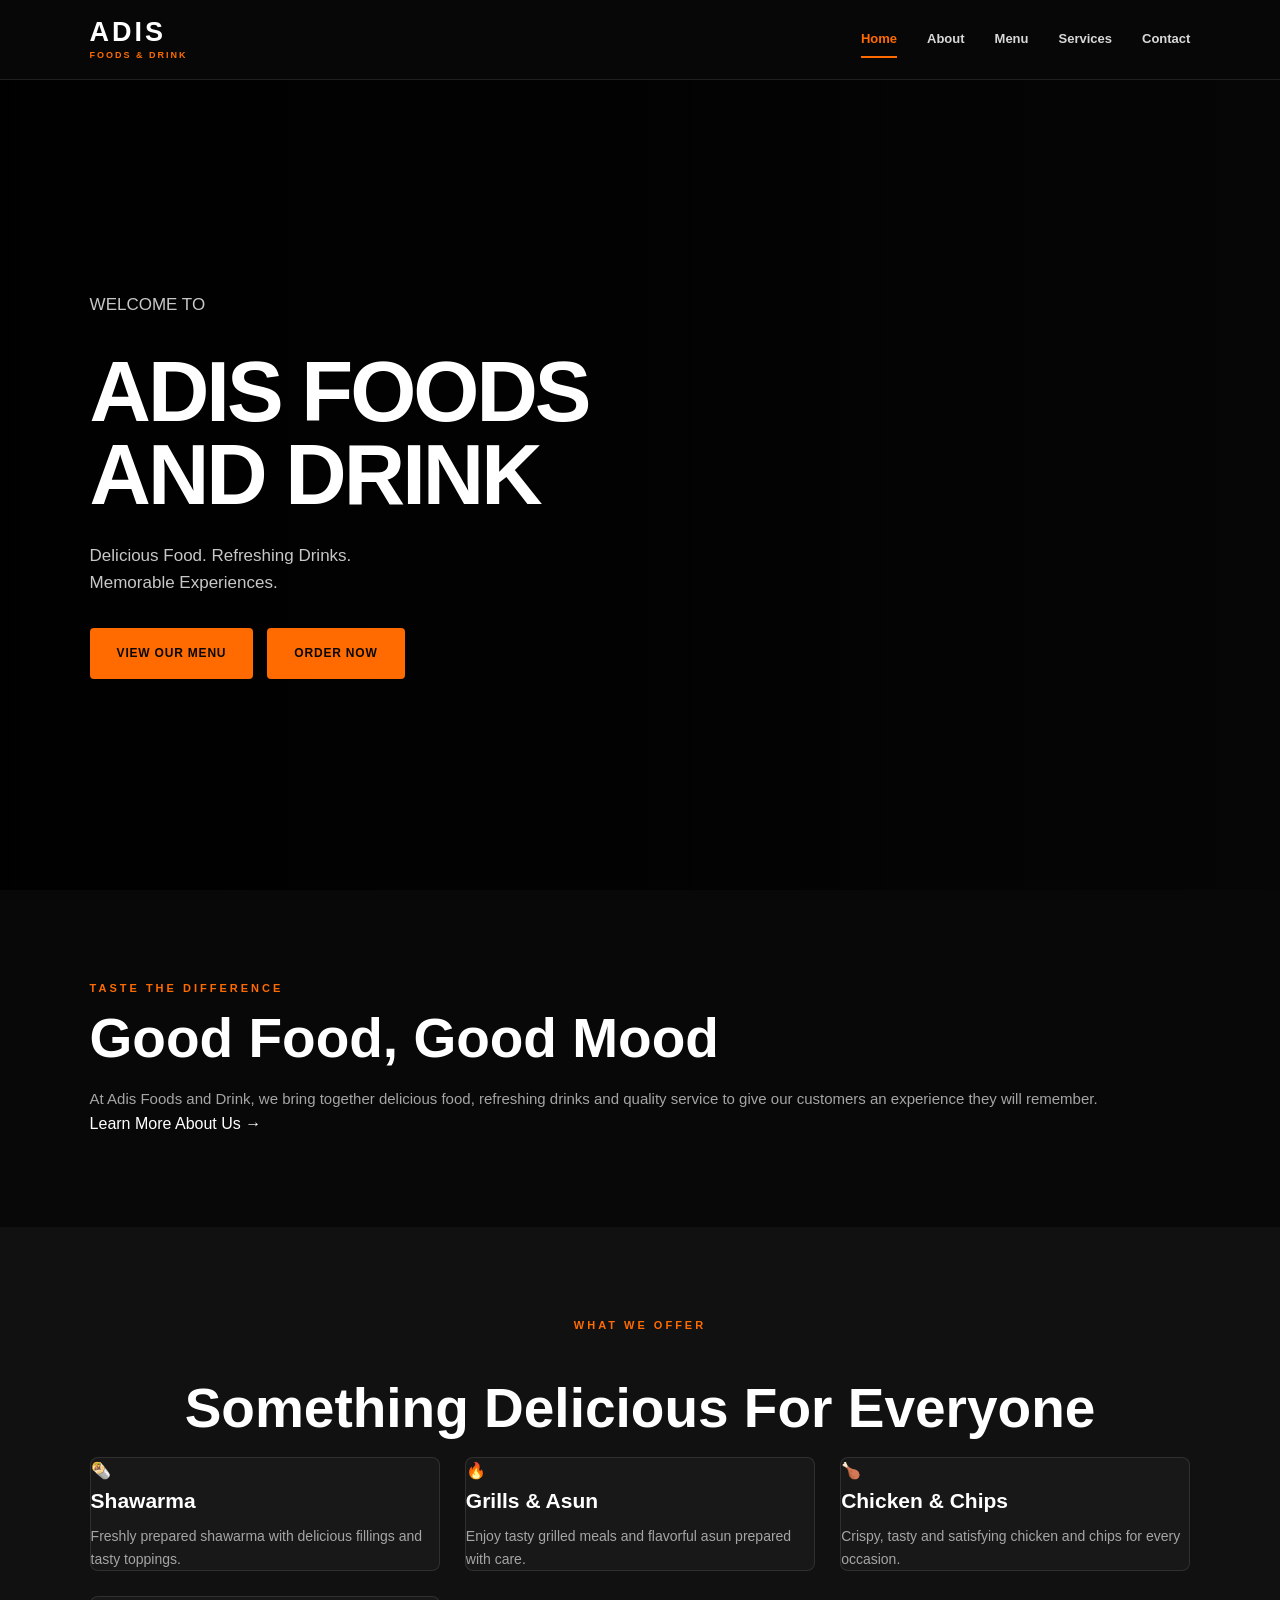
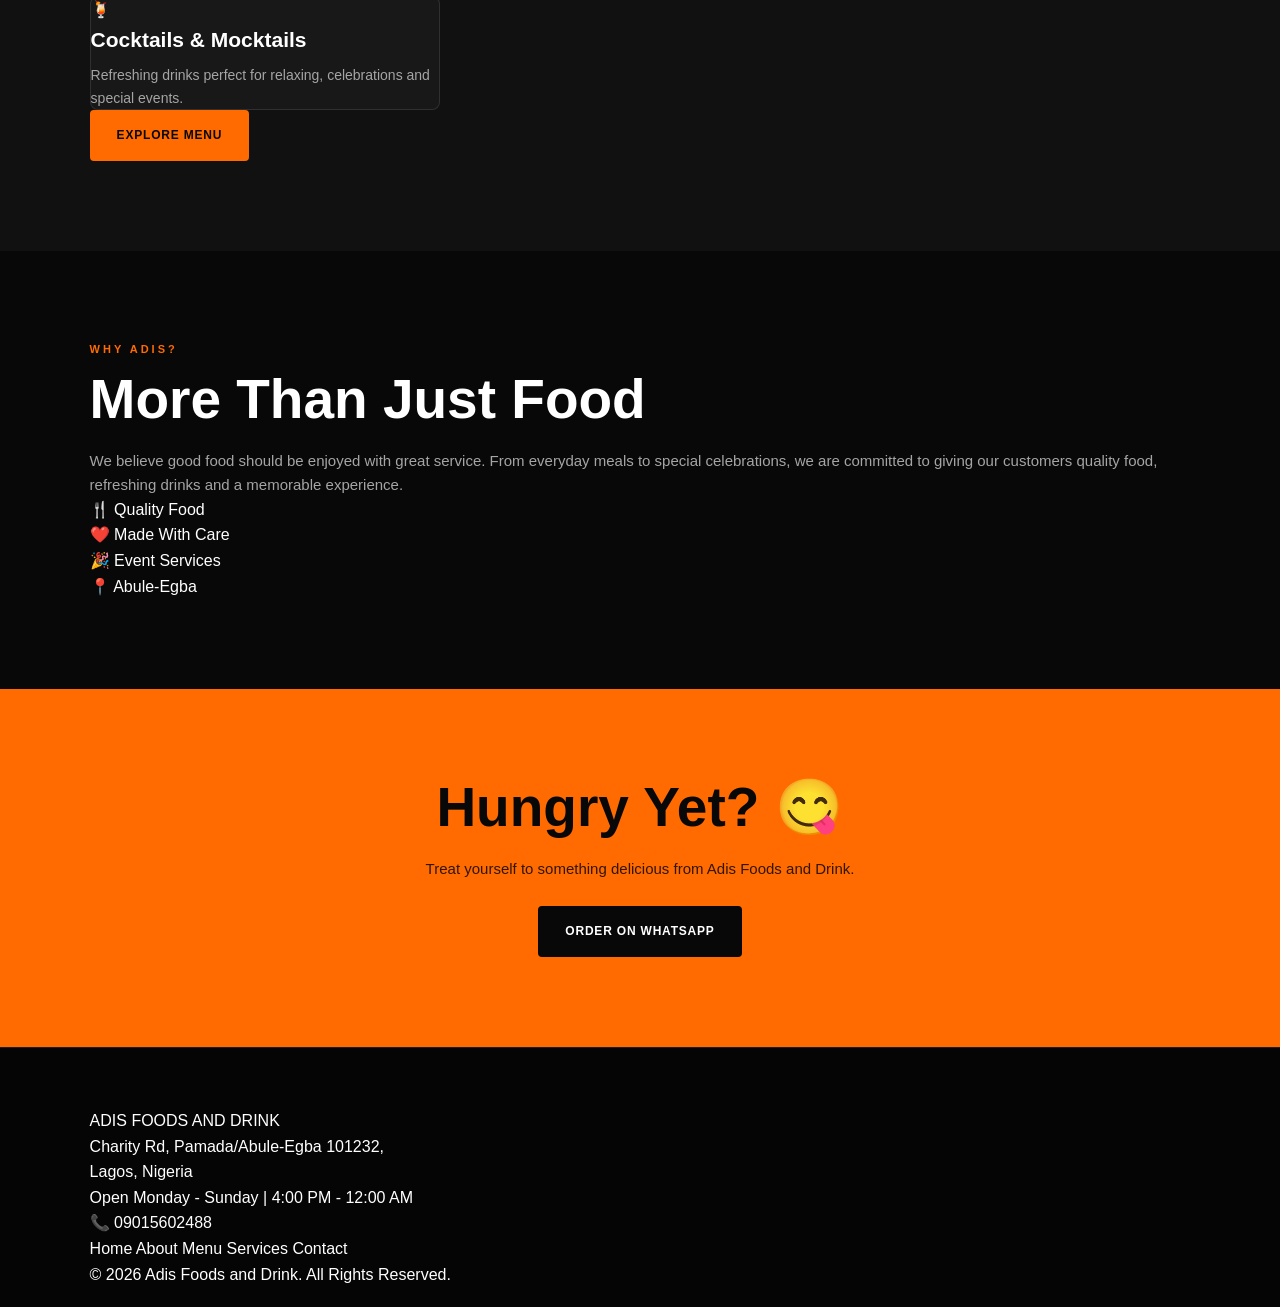
<file: index.html>
<!DOCTYPE html>
<html lang="en">
<head>
    <meta charset="UTF-8">
    <meta name="viewport" content="width=device-width, initial-scale=1.0">

    <title>Adis Foods and Drink | Home</title>

    <link rel="stylesheet" href="style.css">
</head>

<body>

    <!-- NAVIGATION -->
    <nav class="navbar">

        <div class="logo">
            <span>ADIS</span>
            <small>FOODS & DRINK</small>
        </div>

        <div class="nav-links">
            <a href="index.html" class="active">Home</a>
            <a href="about.html">About</a>
            <a href="menu.html">Menu</a>
            <a href="services.html">Services</a>
            <a href="contact.html">Contact</a>
        </div>

    </nav>


    <!-- HERO SECTION -->
    <section class="hero">

        <div class="hero-content">

            <p class="welcome">WELCOME TO</p>

            <h1>ADIS FOODS<br>AND DRINK</h1>

            <p class="tagline">
                Delicious Food. Refreshing Drinks.<br>
                Memorable Experiences.
            </p>

            <div class="hero-buttons">
                <a href="menu.html" class="btn">VIEW OUR MENU</a>

                <a href="https://wa.me/2349015602488"
                   class="btn btn-outline">
                    ORDER NOW
                </a>
            </div>

        </div>

    </section>


    <!-- INTRODUCTION -->
    <section class="intro">

        <p class="section-label">TASTE THE DIFFERENCE</p>

        <h2>Good Food, Good Mood</h2>

        <p>
            At Adis Foods and Drink, we bring together delicious food,
            refreshing drinks and quality service to give our customers
            an experience they will remember.
        </p>

        <a href="about.html" class="text-link">
            Learn More About Us →
        </a>

    </section>


    <!-- FEATURED FOODS -->
    <section class="featured">

        <p class="section-label">WHAT WE OFFER</p>

        <h2>Something Delicious For Everyone</h2>

        <div class="food-grid">

            <div class="food-card">
                <div class="food-icon">🌯</div>
                <h3>Shawarma</h3>
                <p>
                    Freshly prepared shawarma with delicious fillings
                    and tasty toppings.
                </p>
            </div>


            <div class="food-card">
                <div class="food-icon">🔥</div>
                <h3>Grills & Asun</h3>
                <p>
                    Enjoy tasty grilled meals and flavorful asun
                    prepared with care.
                </p>
            </div>


            <div class="food-card">
                <div class="food-icon">🍗</div>
                <h3>Chicken & Chips</h3>
                <p>
                    Crispy, tasty and satisfying chicken and chips
                    for every occasion.
                </p>
            </div>


            <div class="food-card">
                <div class="food-icon">🍹</div>
                <h3>Cocktails & Mocktails</h3>
                <p>
                    Refreshing drinks perfect for relaxing,
                    celebrations and special events.
                </p>
            </div>

        </div>

        <a href="menu.html" class="btn">EXPLORE MENU</a>

    </section>


    <!-- WHY CHOOSE US -->
    <section class="why-us">

        <div class="why-content">

            <p class="section-label">WHY ADIS?</p>

            <h2>More Than Just Food</h2>

            <p>
                We believe good food should be enjoyed with great service.
                From everyday meals to special celebrations, we are
                committed to giving our customers quality food,
                refreshing drinks and a memorable experience.
            </p>

            <div class="features">

                <div>
                    <strong>🍴</strong>
                    <span>Quality Food</span>
                </div>

                <div>
                    <strong>❤️</strong>
                    <span>Made With Care</span>
                </div>

                <div>
                    <strong>🎉</strong>
                    <span>Event Services</span>
                </div>

                <div>
                    <strong>📍</strong>
                    <span>Abule-Egba</span>
                </div>

            </div>

        </div>

    </section>


    <!-- CALL TO ACTION -->
    <section class="cta">

        <h2>Hungry Yet? 😋</h2>

        <p>
            Treat yourself to something delicious from Adis Foods and Drink.
        </p>

        <a href="https://wa.me/2349015602488" class="btn">
            ORDER ON WHATSAPP
        </a>

    </section>


    <!-- FOOTER -->
    <footer>

        <div class="footer-logo">
            ADIS FOODS AND DRINK
        </div>

        <p>
            Charity Rd, Pamada/Abule-Egba 101232,<br>
            Lagos, Nigeria
        </p>

        <p>
            Open Monday - Sunday | 4:00 PM - 12:00 AM
        </p>

        <p>
            📞 09015602488
        </p>

        <div class="footer-links">
            <a href="index.html">Home</a>
            <a href="about.html">About</a>
            <a href="menu.html">Menu</a>
            <a href="services.html">Services</a>
            <a href="contact.html">Contact</a>
        </div>

        <p class="copyright">
            © 2026 Adis Foods and Drink. All Rights Reserved.
        </p>

    </footer>

</body>
</html>
</file>
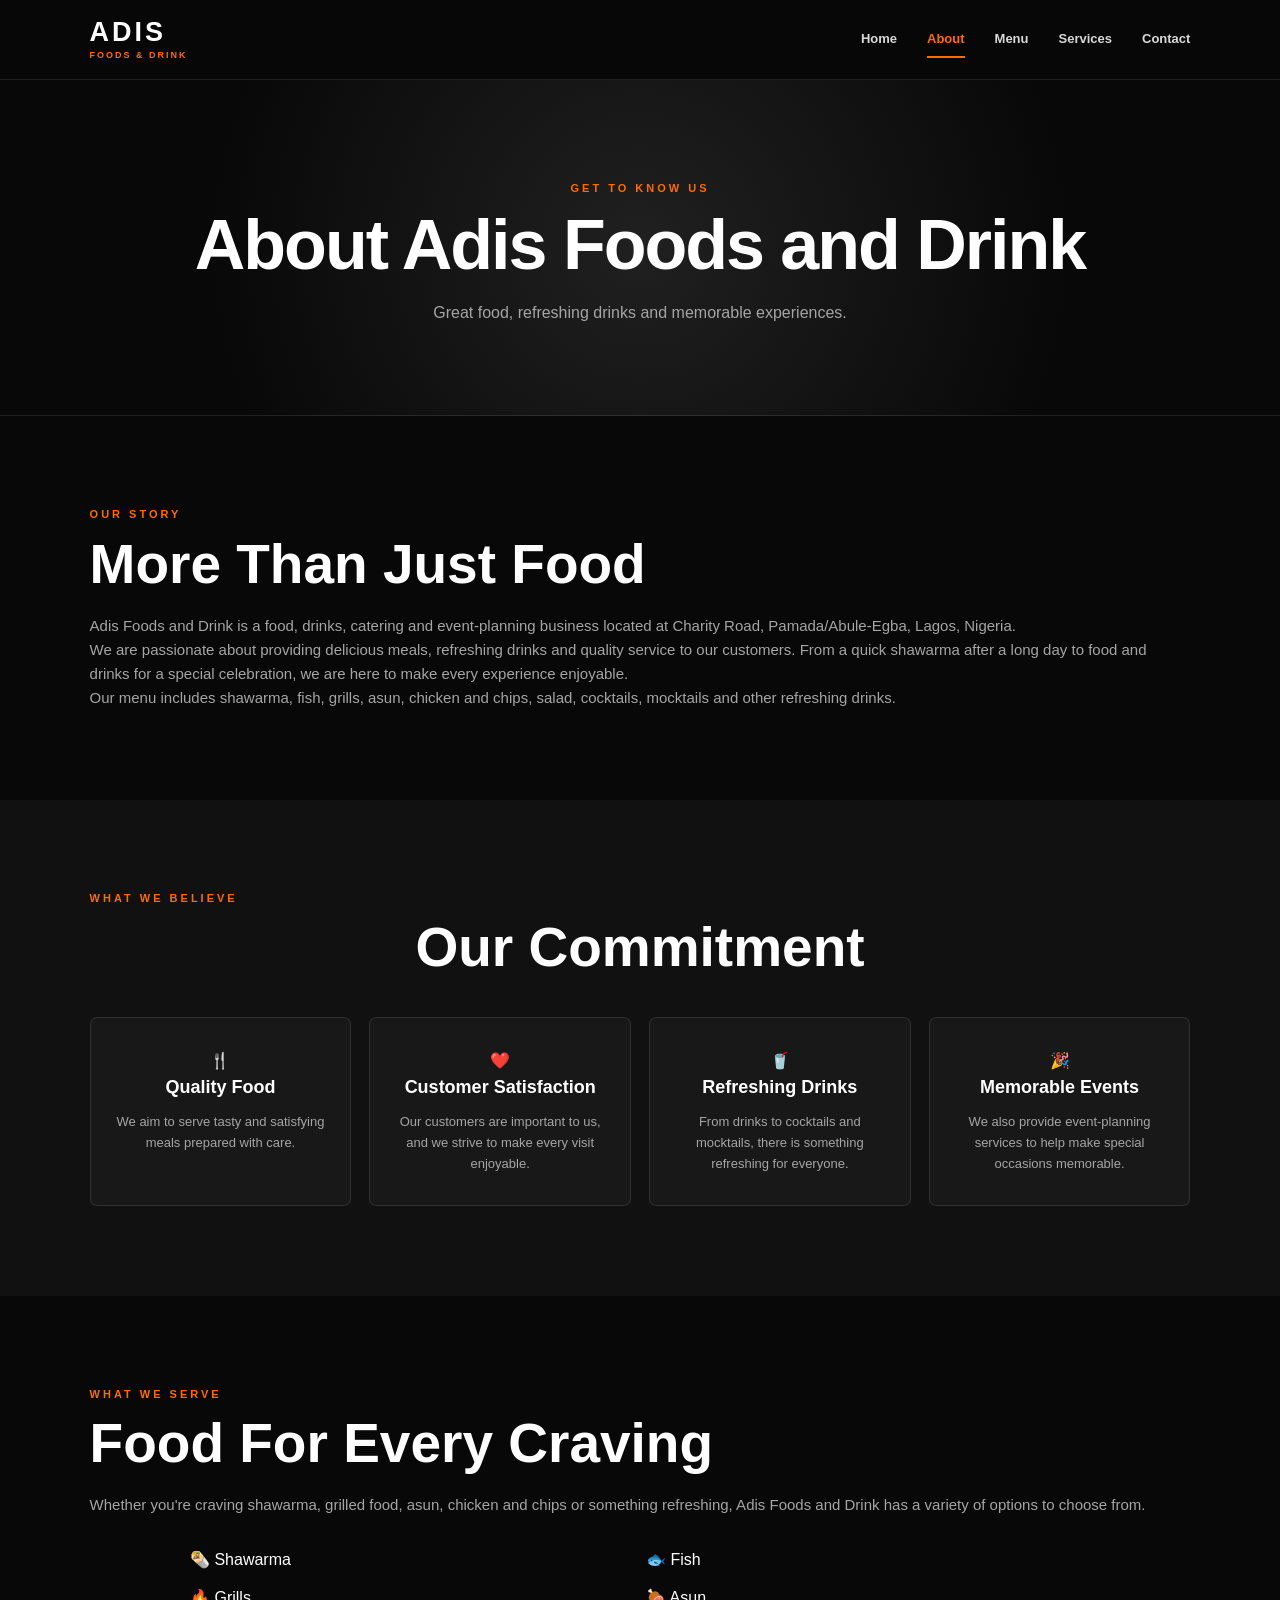
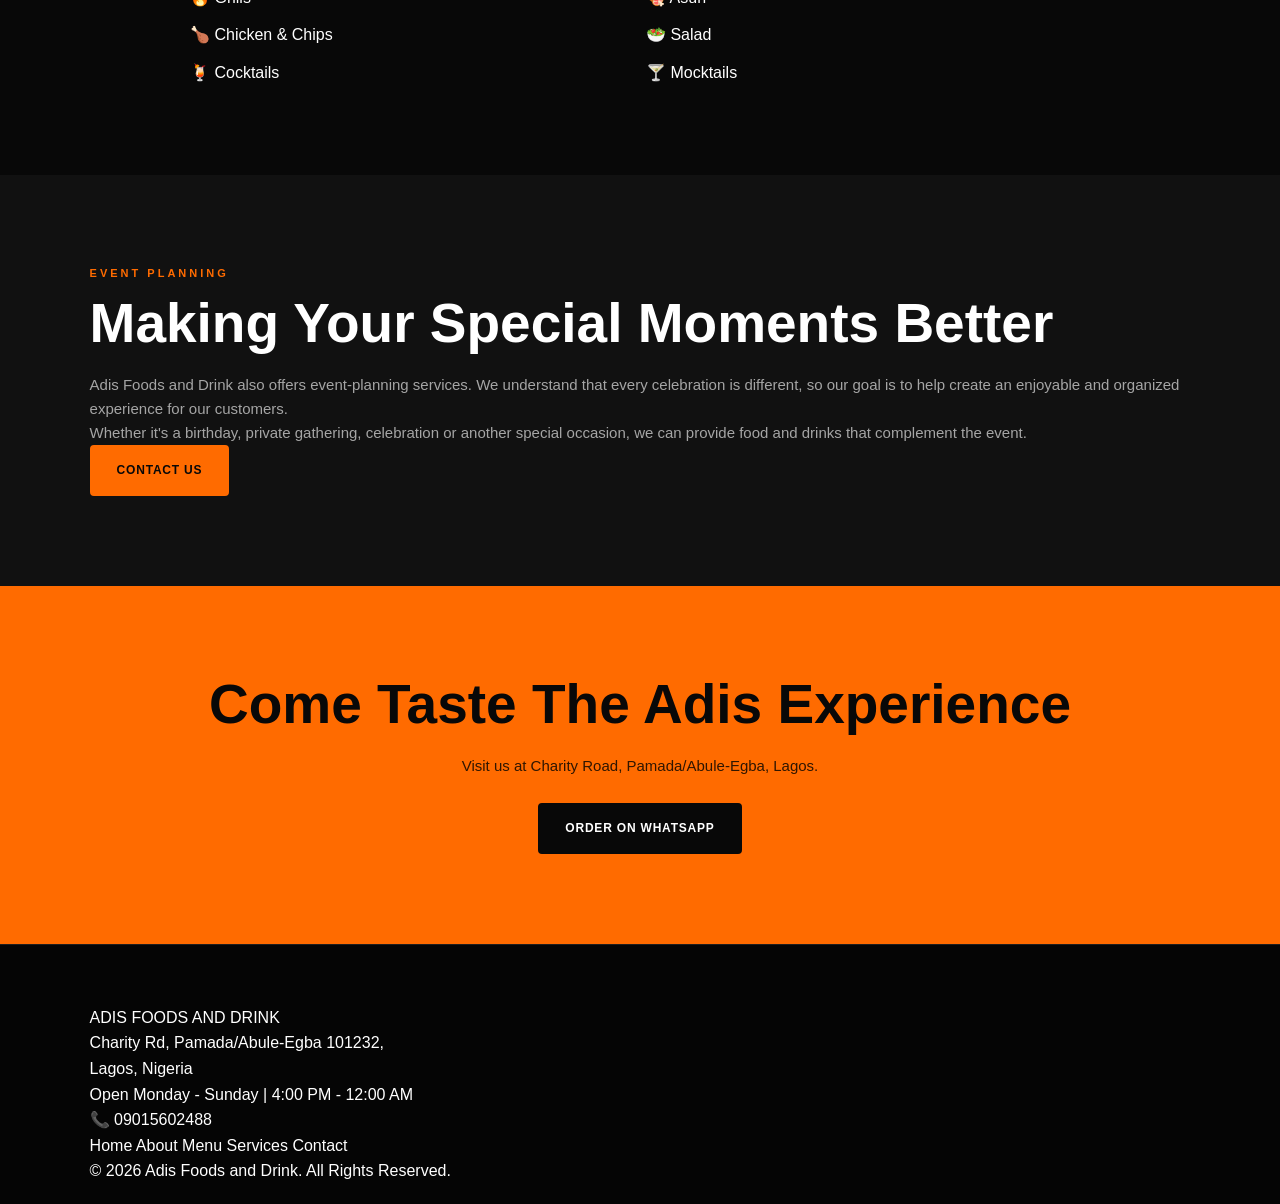
<file: about.html>
<!DOCTYPE html>
<html lang="en">
<head>
    <meta charset="UTF-8">
    <meta name="viewport" content="width=device-width, initial-scale=1.0">

    <title>About Us | Adis Foods and Drink</title>

    <link rel="stylesheet" href="style.css">
</head>

<body>

    <!-- NAVIGATION -->
    <nav class="navbar">

        <div class="logo">
            <span>ADIS</span>
            <small>FOODS & DRINK</small>
        </div>

        <div class="nav-links">
            <a href="index.html">Home</a>
            <a href="about.html" class="active">About</a>
            <a href="menu.html">Menu</a>
            <a href="services.html">Services</a>
            <a href="contact.html">Contact</a>
        </div>

    </nav>


    <!-- PAGE HEADER -->
    <section class="page-header">

        <p class="section-label">GET TO KNOW US</p>

        <h1>About Adis Foods and Drink</h1>

        <p>
            Great food, refreshing drinks and memorable experiences.
        </p>

    </section>


    <!-- OUR STORY -->
    <section class="about-section">

        <div class="about-text">

            <p class="section-label">OUR STORY</p>

            <h2>More Than Just Food</h2>

            <p>
                Adis Foods and Drink is a food, drinks, catering and
                event-planning business located at Charity Road,
                Pamada/Abule-Egba, Lagos, Nigeria.
            </p>

            <p>
                We are passionate about providing delicious meals,
                refreshing drinks and quality service to our customers.
                From a quick shawarma after a long day to food and drinks
                for a special celebration, we are here to make every
                experience enjoyable.
            </p>

            <p>
                Our menu includes shawarma, fish, grills, asun,
                chicken and chips, salad, cocktails, mocktails and
                other refreshing drinks.
            </p>

        </div>

    </section>


    <!-- WHAT WE BELIEVE -->
    <section class="beliefs">

        <p class="section-label">WHAT WE BELIEVE</p>

        <h2>Our Commitment</h2>

        <div class="belief-grid">

            <div class="belief-card">
                <div>🍴</div>
                <h3>Quality Food</h3>
                <p>
                    We aim to serve tasty and satisfying meals
                    prepared with care.
                </p>
            </div>


            <div class="belief-card">
                <div>❤️</div>
                <h3>Customer Satisfaction</h3>
                <p>
                    Our customers are important to us, and we
                    strive to make every visit enjoyable.
                </p>
            </div>


            <div class="belief-card">
                <div>🥤</div>
                <h3>Refreshing Drinks</h3>
                <p>
                    From drinks to cocktails and mocktails,
                    there is something refreshing for everyone.
                </p>
            </div>


            <div class="belief-card">
                <div>🎉</div>
                <h3>Memorable Events</h3>
                <p>
                    We also provide event-planning services to
                    help make special occasions memorable.
                </p>
            </div>

        </div>

    </section>


    <!-- OUR FOOD -->
    <section class="about-food">

        <div>

            <p class="section-label">WHAT WE SERVE</p>

            <h2>Food For Every Craving</h2>

            <p>
                Whether you're craving shawarma, grilled food,
                asun, chicken and chips or something refreshing,
                Adis Foods and Drink has a variety of options
                to choose from.
            </p>

            <div class="food-list">

                <span>🌯 Shawarma</span>
                <span>🐟 Fish</span>
                <span>🔥 Grills</span>
                <span>🍖 Asun</span>
                <span>🍗 Chicken & Chips</span>
                <span>🥗 Salad</span>
                <span>🍹 Cocktails</span>
                <span>🍸 Mocktails</span>

            </div>

        </div>

    </section>


    <!-- EVENT PLANNING -->
    <section class="event-section">

        <p class="section-label">EVENT PLANNING</p>

        <h2>Making Your Special Moments Better</h2>

        <p>
            Adis Foods and Drink also offers event-planning services.
            We understand that every celebration is different, so
            our goal is to help create an enjoyable and organized
            experience for our customers.
        </p>

        <p>
            Whether it's a birthday, private gathering, celebration
            or another special occasion, we can provide food and
            drinks that complement the event.
        </p>

        <a href="contact.html" class="btn">
            CONTACT US
        </a>

    </section>


    <!-- CALL TO ACTION -->
    <section class="cta">

        <h2>Come Taste The Adis Experience</h2>

        <p>
            Visit us at Charity Road, Pamada/Abule-Egba, Lagos.
        </p>

        <a href="https://wa.me/2349015602488" class="btn">
            ORDER ON WHATSAPP
        </a>

    </section>


    <!-- FOOTER -->
    <footer>

        <div class="footer-logo">
            ADIS FOODS AND DRINK
        </div>

        <p>
            Charity Rd, Pamada/Abule-Egba 101232,<br>
            Lagos, Nigeria
        </p>

        <p>
            Open Monday - Sunday | 4:00 PM - 12:00 AM
        </p>

        <p>📞 09015602488</p>

        <div class="footer-links">
            <a href="index.html">Home</a>
            <a href="about.html">About</a>
            <a href="menu.html">Menu</a>
            <a href="services.html">Services</a>
            <a href="contact.html">Contact</a>
        </div>

        <p class="copyright">
            © 2026 Adis Foods and Drink. All Rights Reserved.
        </p>

    </footer>

</body>
</html>
</file>
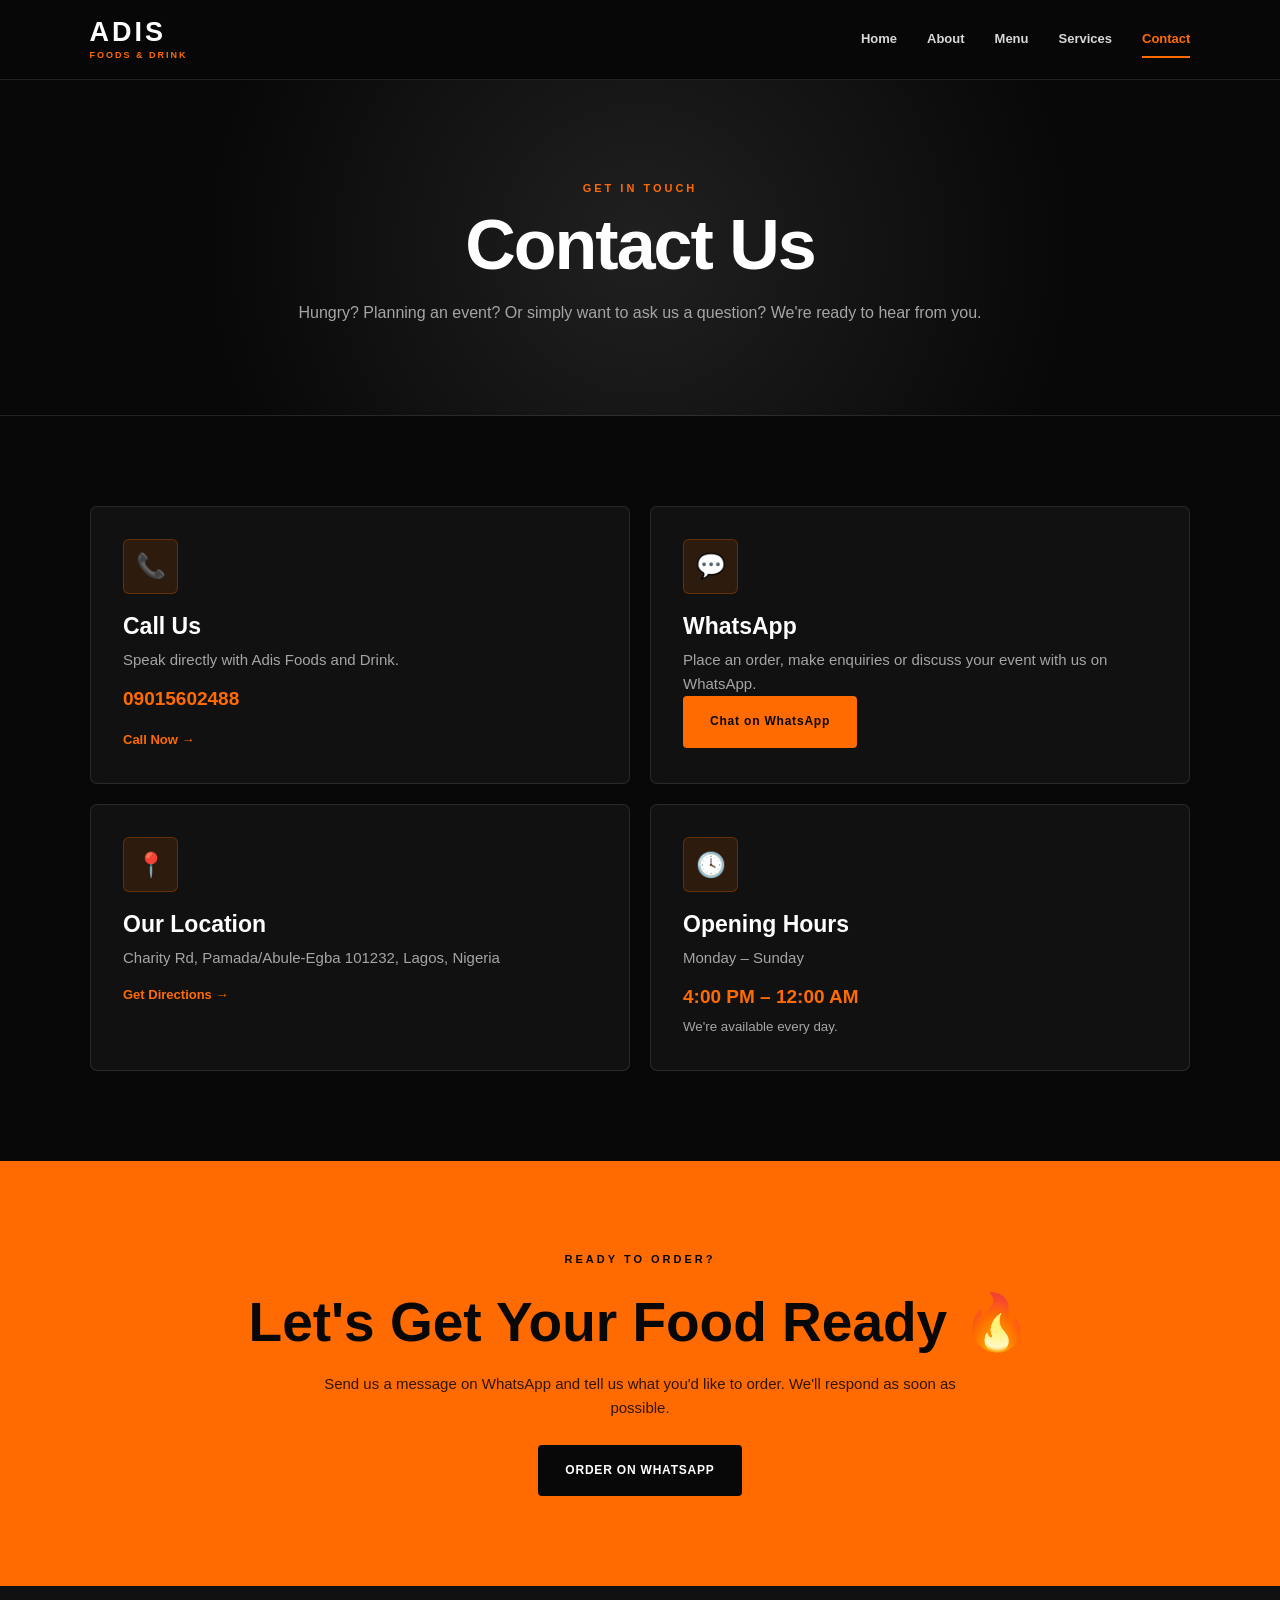
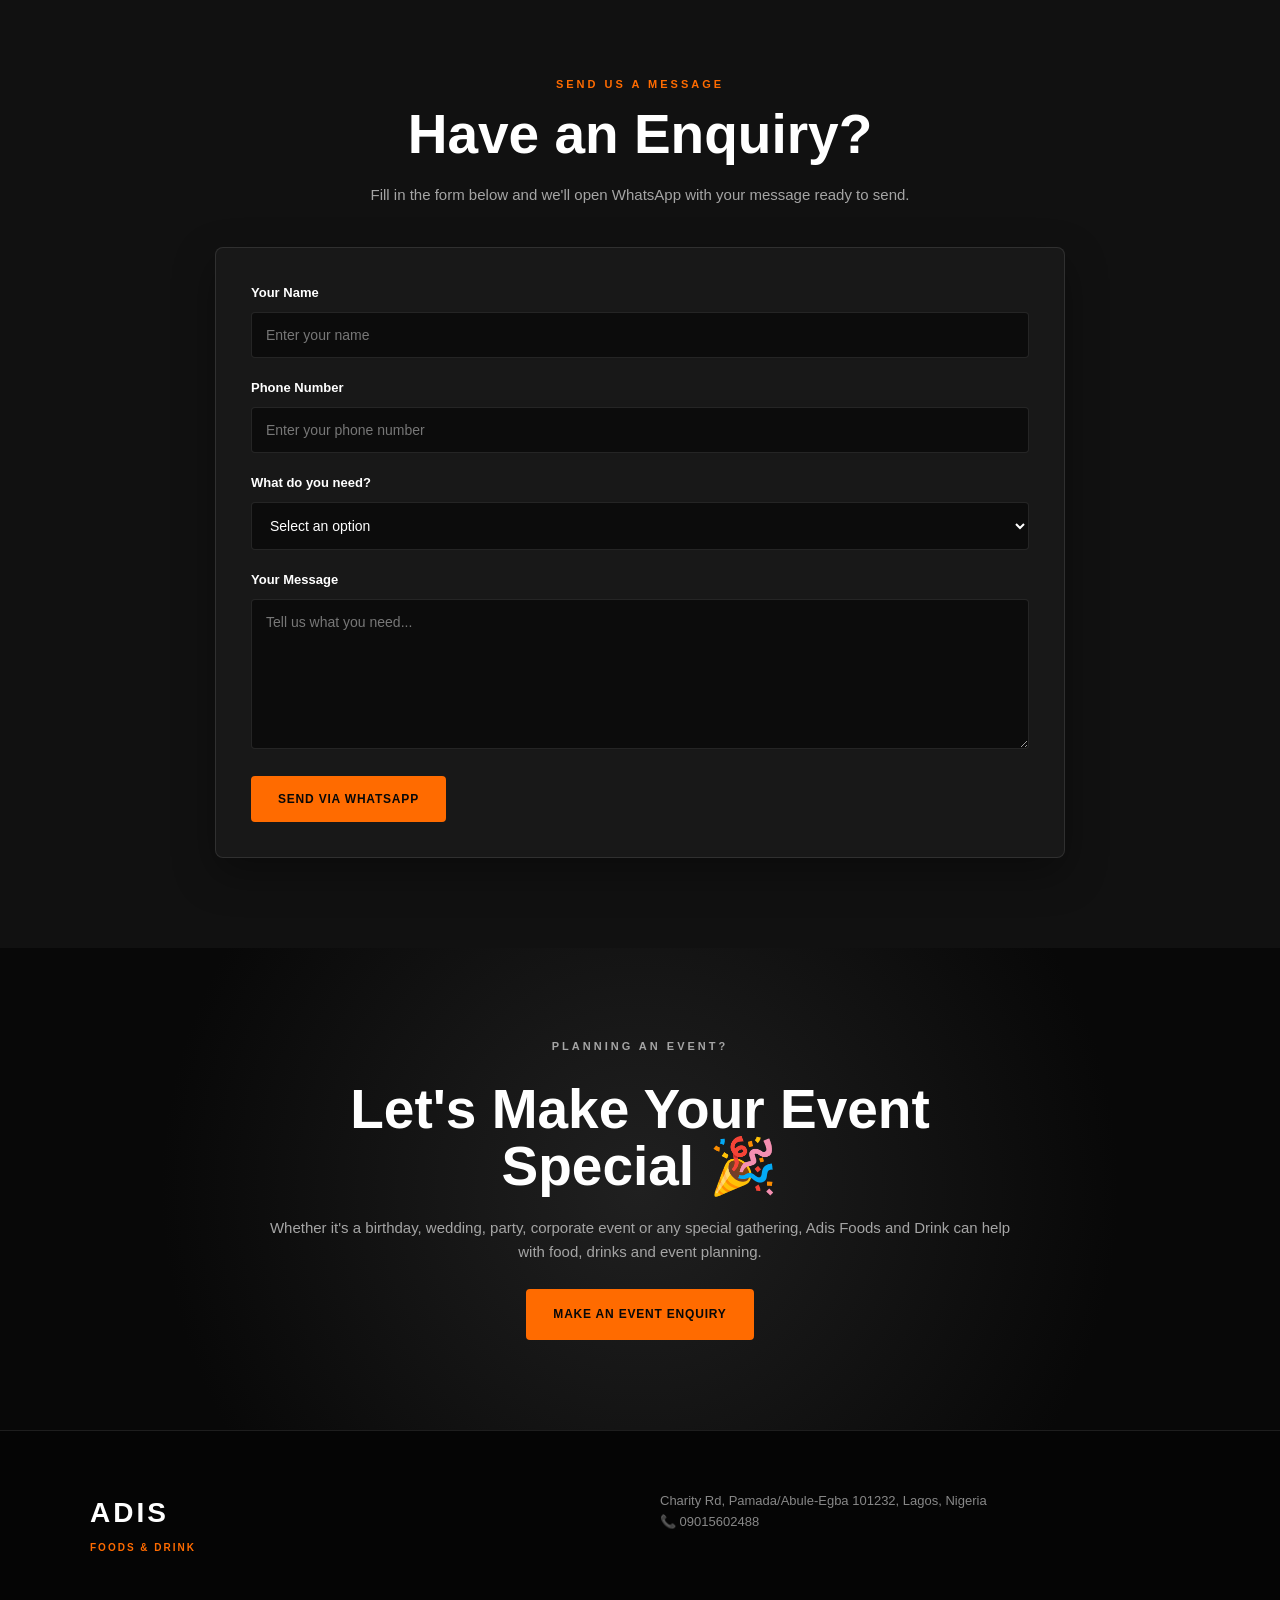
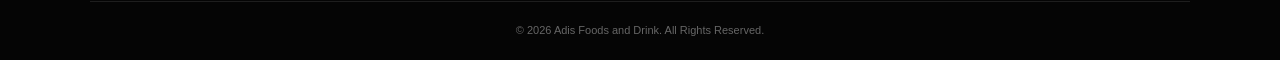
<file: contact.html>
<!DOCTYPE html>
<html lang="en">
<head>
    <meta charset="UTF-8">
    <meta name="viewport" content="width=device-width, initial-scale=1.0">
    <title>Contact | Adis Foods and Drink</title>
    <link rel="stylesheet" href="style.css">
</head>

<body>

    <!-- NAVIGATION -->
    <nav class="navbar">
        <div class="logo">
            <span>ADIS</span>
            <small>FOODS & DRINK</small>
        </div>

        <div class="nav-links">
            <a href="index.html">Home</a>
            <a href="about.html">About</a>
            <a href="menu.html">Menu</a>
            <a href="services.html">Services</a>
            <a href="contact.html" class="active">Contact</a>
        </div>
    </nav>


    <!-- PAGE HEADER -->
    <section class="page-header">
        <p class="section-label">GET IN TOUCH</p>

        <h1>Contact Us</h1>

        <p>
            Hungry? Planning an event? Or simply want to ask us a question?
            We're ready to hear from you.
        </p>
    </section>


    <!-- CONTACT INFORMATION -->
    <section class="contact-section">

        <div class="contact-grid">

            <!-- PHONE -->
            <div class="contact-card">
                <div class="contact-icon">📞</div>

                <h2>Call Us</h2>

                <p>
                    Speak directly with Adis Foods and Drink.
                </p>

                <h3>09015602488</h3>

                <a href="tel:+2349015602488" class="contact-link">
                    Call Now →
                </a>
            </div>


            <!-- WHATSAPP -->
            <div class="contact-card">
                <div class="contact-icon">💬</div>

                <h2>WhatsApp</h2>

                <p>
                    Place an order, make enquiries or discuss your event
                    with us on WhatsApp.
                </p>

                <a
                    href="https://wa.me/2349015602488"
                    class="btn"
                    target="_blank"
                >
                    Chat on WhatsApp
                </a>
            </div>


            <!-- LOCATION -->
            <div class="contact-card">
                <div class="contact-icon">📍</div>

                <h2>Our Location</h2>

                <p>
                    Charity Rd, Pamada/Abule-Egba 101232,
                    Lagos, Nigeria
                </p>

                <a
                    href="https://www.google.com/maps/search/?api=1&query=Charity+Rd%2C+Pamada%2FAbule-Egba%2C+Lagos%2C+Nigeria"
                    target="_blank"
                    class="contact-link"
                >
                    Get Directions →
                </a>
            </div>


            <!-- OPENING HOURS -->
            <div class="contact-card">
                <div class="contact-icon">🕓</div>

                <h2>Opening Hours</h2>

                <p>
                    Monday – Sunday
                </p>

                <h3>4:00 PM – 12:00 AM</h3>

                <small>
                    We're available every day.
                </small>
            </div>

        </div>

    </section>


    <!-- ORDER SECTION -->
    <section class="order-section">

        <p class="section-label">READY TO ORDER?</p>

        <h2>Let's Get Your Food Ready 🔥</h2>

        <p>
            Send us a message on WhatsApp and tell us what you'd like
            to order. We'll respond as soon as possible.
        </p>

        <a
            href="https://wa.me/2349015602488?text=Hello%20Adis%20Foods%20and%20Drink,%20I%20would%20like%20to%20place%20an%20order."
            class="btn"
            target="_blank"
        >
            ORDER ON WHATSAPP
        </a>

    </section>


    <!-- CONTACT / ENQUIRY FORM -->
    <section class="contact-form-section">

        <div class="form-container">

            <div class="form-intro">

                <p class="section-label">SEND US A MESSAGE</p>

                <h2>Have an Enquiry?</h2>

                <p>
                    Fill in the form below and we'll open WhatsApp
                    with your message ready to send.
                </p>

            </div>


            <form
                onsubmit="sendToWhatsApp(event)"
                class="contact-form"
            >

                <label for="name">Your Name</label>

                <input
                    type="text"
                    id="name"
                    placeholder="Enter your name"
                    required
                >


                <label for="phone">Phone Number</label>

                <input
                    type="tel"
                    id="phone"
                    placeholder="Enter your phone number"
                    required
                >


                <label for="subject">What do you need?</label>

                <select id="subject" required>

                    <option value="">
                        Select an option
                    </option>

                    <option value="Food Order">
                        Food Order
                    </option>

                    <option value="Event Planning">
                        Event Planning
                    </option>

                    <option value="Catering">
                        Catering
                    </option>

                    <option value="Drinks">
                        Drinks
                    </option>

                    <option value="General Enquiry">
                        General Enquiry
                    </option>

                </select>


                <label for="message">Your Message</label>

                <textarea
                    id="message"
                    rows="6"
                    placeholder="Tell us what you need..."
                    required
                ></textarea>


                <button type="submit" class="btn">
                    SEND VIA WHATSAPP
                </button>

            </form>

        </div>

    </section>


    <!-- EVENT ENQUIRY -->
    <section class="event-contact">

        <div class="event-contact-content">

            <p class="section-label">PLANNING AN EVENT?</p>

            <h2>Let's Make Your Event Special 🎉</h2>

            <p>
                Whether it's a birthday, wedding, party, corporate event
                or any special gathering, Adis Foods and Drink can help
                with food, drinks and event planning.
            </p>

            <a
                href="https://wa.me/2349015602488?text=Hello%20Adis%20Foods%20and%20Drink,%20I%20would%20like%20to%20make%20an%20event%20enquiry."
                class="btn"
                target="_blank"
            >
                MAKE AN EVENT ENQUIRY
            </a>

        </div>

    </section>


    <!-- FOOTER -->
    <footer>

        <div class="footer-content">

            <div>
                <h2>ADIS</h2>
                <p>FOODS & DRINK</p>
            </div>

            <div>
                <p>
                    Charity Rd, Pamada/Abule-Egba 101232,
                    Lagos, Nigeria
                </p>

                <p>
                    📞 09015602488
                </p>
            </div>

        </div>

        <div class="footer-bottom">
            <p>
                © 2026 Adis Foods and Drink. All Rights Reserved.
            </p>
        </div>

    </footer>


    <!-- WHATSAPP FORM SCRIPT -->
    <script>

        function sendToWhatsApp(event) {

            event.preventDefault();

            const name = document.getElementById("name").value;
            const phone = document.getElementById("phone").value;
            const subject = document.getElementById("subject").value;
            const message = document.getElementById("message").value;

            const text =
                "Hello Adis Foods and Drink!%0A%0A" +
                "Name: " + encodeURIComponent(name) + "%0A" +
                "Phone: " + encodeURIComponent(phone) + "%0A" +
                "Enquiry: " + encodeURIComponent(subject) + "%0A%0A" +
                "Message: " + encodeURIComponent(message);

            const whatsappURL =
                "https://wa.me/2349015602488?text=" + text;

            window.open(whatsappURL, "_blank");
        }

    </script>

</body>
</html>
</file>
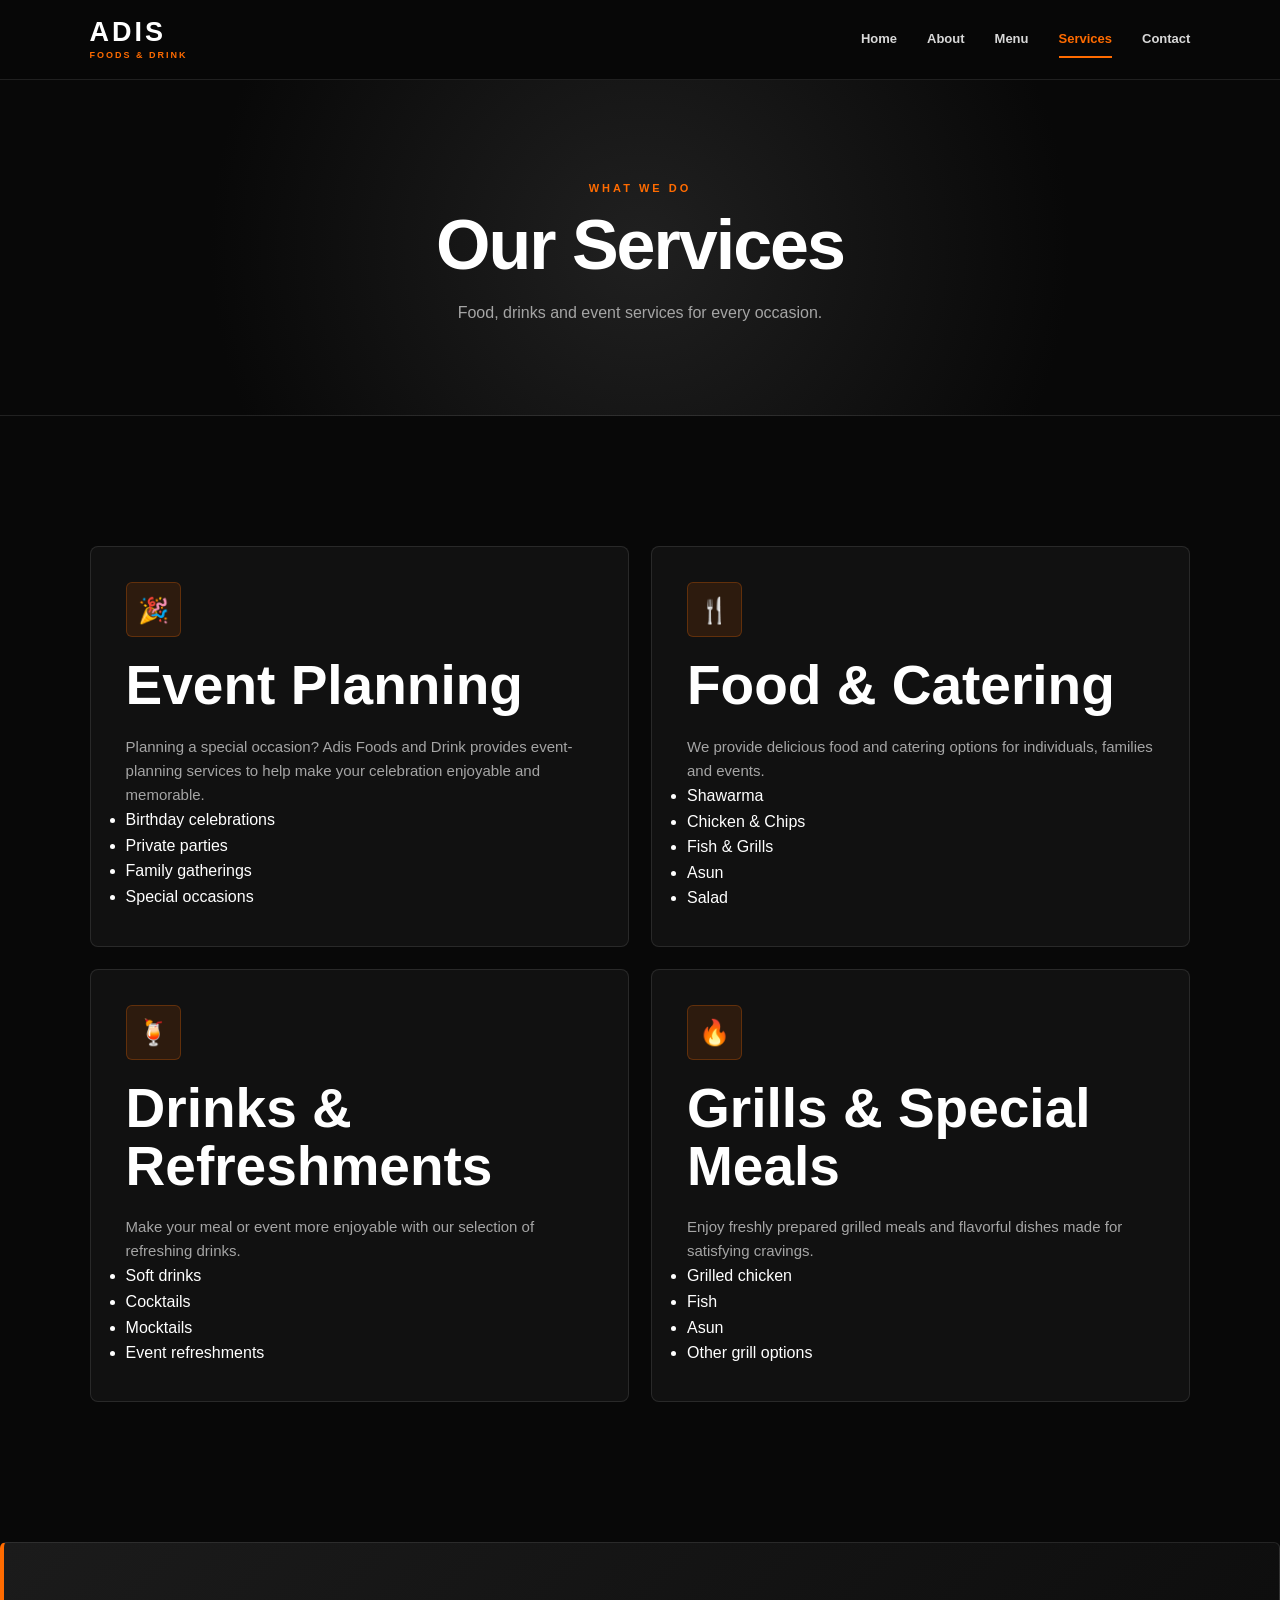
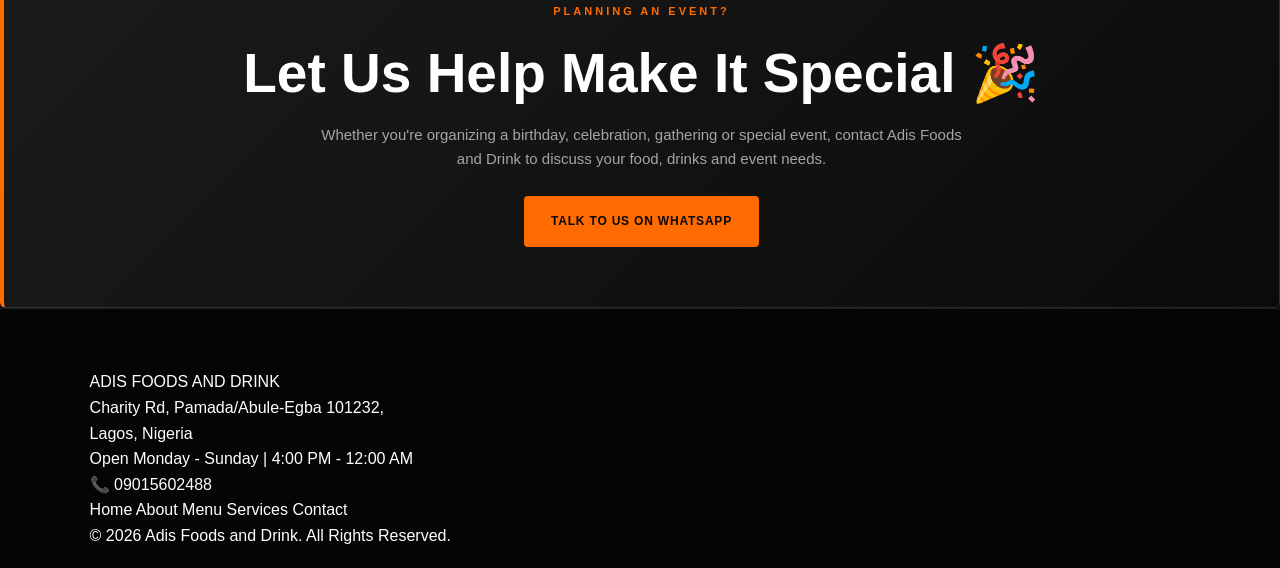
<file: services.html>
<!DOCTYPE html>
<html lang="en">
<head>
    <meta charset="UTF-8">
    <meta name="viewport" content="width=device-width, initial-scale=1.0">

    <title>Services | Adis Foods and Drink</title>

    <link rel="stylesheet" href="style.css">
</head>

<body>

    <!-- NAVIGATION -->
    <nav class="navbar">

        <div class="logo">
            <span>ADIS</span>
            <small>FOODS & DRINK</small>
        </div>

        <div class="nav-links">
            <a href="index.html">Home</a>
            <a href="about.html">About</a>
            <a href="menu.html">Menu</a>
            <a href="services.html" class="active">Services</a>
            <a href="contact.html">Contact</a>
        </div>

    </nav>


    <!-- PAGE HEADER -->
    <section class="page-header">

        <p class="section-label">WHAT WE DO</p>

        <h1>Our Services</h1>

        <p>
            Food, drinks and event services for every occasion.
        </p>

    </section>


    <!-- SERVICES -->
    <section class="services-section">

        <div class="service-grid">

            <!-- EVENT PLANNING -->
            <div class="service-card">

                <div class="service-icon">🎉</div>

                <h2>Event Planning</h2>

                <p>
                    Planning a special occasion? Adis Foods and Drink
                    provides event-planning services to help make your
                    celebration enjoyable and memorable.
                </p>

                <ul>
                    <li>Birthday celebrations</li>
                    <li>Private parties</li>
                    <li>Family gatherings</li>
                    <li>Special occasions</li>
                </ul>

            </div>


            <!-- FOOD & CATERING -->
            <div class="service-card">

                <div class="service-icon">🍴</div>

                <h2>Food & Catering</h2>

                <p>
                    We provide delicious food and catering options for
                    individuals, families and events.
                </p>

                <ul>
                    <li>Shawarma</li>
                    <li>Chicken & Chips</li>
                    <li>Fish & Grills</li>
                    <li>Asun</li>
                    <li>Salad</li>
                </ul>

            </div>


            <!-- DRINKS -->
            <div class="service-card">

                <div class="service-icon">🍹</div>

                <h2>Drinks & Refreshments</h2>

                <p>
                    Make your meal or event more enjoyable with our
                    selection of refreshing drinks.
                </p>

                <ul>
                    <li>Soft drinks</li>
                    <li>Cocktails</li>
                    <li>Mocktails</li>
                    <li>Event refreshments</li>
                </ul>

            </div>


            <!-- GRILLS -->
            <div class="service-card">

                <div class="service-icon">🔥</div>

                <h2>Grills & Special Meals</h2>

                <p>
                    Enjoy freshly prepared grilled meals and flavorful
                    dishes made for satisfying cravings.
                </p>

                <ul>
                    <li>Grilled chicken</li>
                    <li>Fish</li>
                    <li>Asun</li>
                    <li>Other grill options</li>
                </ul>

            </div>

        </div>

    </section>


    <!-- EVENT MESSAGE -->
    <section class="event-banner">

        <p class="section-label">PLANNING AN EVENT?</p>

        <h2>Let Us Help Make It Special 🎉</h2>

        <p>
            Whether you're organizing a birthday, celebration,
            gathering or special event, contact Adis Foods and Drink
            to discuss your food, drinks and event needs.
        </p>

        <a href="https://wa.me/2349015602488" class="btn">
            TALK TO US ON WHATSAPP
        </a>

    </section>


    <!-- FOOTER -->
    <footer>

        <div class="footer-logo">
            ADIS FOODS AND DRINK
        </div>

        <p>
            Charity Rd, Pamada/Abule-Egba 101232,<br>
            Lagos, Nigeria
        </p>

        <p>
            Open Monday - Sunday | 4:00 PM - 12:00 AM
        </p>

        <p>📞 09015602488</p>

        <div class="footer-links">
            <a href="index.html">Home</a>
            <a href="about.html">About</a>
            <a href="menu.html">Menu</a>
            <a href="services.html">Services</a>
            <a href="contact.html">Contact</a>
        </div>

        <p class="copyright">
            © 2026 Adis Foods and Drink. All Rights Reserved.
        </p>

    </footer>

</body>
</html>
</file>
<file: style.css>
/* =========================================
   ADIS FOODS & DRINK
   DARK + ORANGE PREMIUM THEME
   Works with:
   index.html
   about.html
   menu.html
   services.html
   contact.html
========================================= */


/* =========================================
   COLORS
========================================= */

:root {
    --black: #080808;
    --black-2: #111111;
    --black-3: #181818;

    --orange: #ff6b00;
    --orange-light: #ff8a32;
    --orange-dark: #d95500;

    --white: #ffffff;
    --off-white: #f5f5f5;
    --gray: #a5a5a5;
    --gray-dark: #242424;

    --border: rgba(255, 255, 255, 0.10);

    --shadow: 0 15px 40px rgba(0, 0, 0, 0.35);
}


/* =========================================
   RESET
========================================= */

* {
    margin: 0;
    padding: 0;
    box-sizing: border-box;
}

html {
    scroll-behavior: smooth;
}

body {
    font-family: Arial, Helvetica, sans-serif;
    background: var(--black);
    color: var(--white);
    line-height: 1.6;
}

a {
    color: inherit;
    text-decoration: none;
}

img {
    max-width: 100%;
    display: block;
}

button,
input,
textarea,
select {
    font-family: inherit;
}


/* =========================================
   NAVIGATION
========================================= */

.navbar {
    width: 100%;

    min-height: 80px;

    padding: 16px 7%;

    display: flex;
    align-items: center;
    justify-content: space-between;

    background: rgba(8, 8, 8, 0.96);

    border-bottom: 1px solid var(--border);

    position: sticky;
    top: 0;

    z-index: 1000;

    backdrop-filter: blur(10px);
}


/* LOGO */

.logo {
    display: flex;
    flex-direction: column;

    line-height: 1;
}

.logo span {
    color: var(--white);

    font-size: 27px;

    font-weight: 900;

    letter-spacing: 3px;
}

.logo small {
    color: var(--orange);

    font-size: 9px;

    font-weight: 800;

    letter-spacing: 2px;

    margin-top: 5px;
}


/* NAV LINKS */

.nav-links {
    display: flex;

    align-items: center;

    gap: 30px;
}

.nav-links a {
    color: #d8d8d8;

    font-size: 13px;

    font-weight: 700;

    transition: 0.3s;

    position: relative;
}

.nav-links a:hover {
    color: var(--orange);
}

.nav-links a.active {
    color: var(--orange);
}

.nav-links a::after {
    content: "";

    position: absolute;

    width: 0;
    height: 2px;

    background: var(--orange);

    left: 0;
    bottom: -8px;

    transition: 0.3s;
}

.nav-links a:hover::after,
.nav-links a.active::after {
    width: 100%;
}


/* =========================================
   BUTTONS
========================================= */

.btn {
    display: inline-block;

    padding: 14px 25px;

    background: var(--orange);

    color: var(--black);

    border: 2px solid var(--orange);

    border-radius: 4px;

    font-size: 12px;

    font-weight: 900;

    letter-spacing: 0.8px;

    transition: 0.3s;
}

.btn:hover {
    background: transparent;

    color: var(--orange);

    transform: translateY(-3px);
}


/* =========================================
   SECTION LABEL
========================================= */

.section-label {
    color: var(--orange);

    font-size: 11px;

    font-weight: 900;

    letter-spacing: 3px;

    text-transform: uppercase;

    margin-bottom: 12px;
}


/* =========================================
   GENERAL SECTIONS
========================================= */

section {
    padding: 90px 7%;
}

section h2 {
    color: var(--white);

    font-size: clamp(32px, 5vw, 55px);

    line-height: 1.05;

    margin-bottom: 20px;

    font-weight: 900;
}

section p {
    color: var(--gray);

    font-size: 15px;
}


/* =========================================
   HERO
========================================= */

.hero {
    min-height: 90vh;

    display: flex;

    align-items: center;

    padding: 90px 7%;

    position: relative;

    background:
        linear-gradient(
            90deg,
            rgba(0, 0, 0, 0.94),
            rgba(0, 0, 0, 0.72),
            rgba(0, 0, 0, 0.30)
        ),
        url("https://images.unsplash.com/photo-1529006557810-274b9b2fc783?auto=format&fit=crop&w=1600&q=80");

    background-size: cover;

    background-position: center;
}

.hero-content {
    max-width: 700px;
}

.hero-content .section-label {
    color: var(--orange);
}

.hero h1 {
    color: var(--white);

    font-size: clamp(45px, 8vw, 85px);

    line-height: 0.98;

    font-weight: 900;

    letter-spacing: -3px;

    margin-bottom: 25px;
}

.hero h1 span {
    color: var(--orange);
}

.hero p {
    max-width: 600px;

    color: #c7c7c7;

    font-size: 17px;

    margin-bottom: 32px;
}

.hero-buttons {
    display: flex;

    gap: 14px;

    flex-wrap: wrap;
}

.hero .btn {
    background: var(--orange);

    color: var(--black);
}

.hero .btn:hover {
    background: transparent;

    color: var(--orange);
}


/* =========================================
   INTRO
========================================= */

.intro {
    background: var(--black);
}

.intro-content {
    max-width: 900px;

    margin: auto;

    text-align: center;
}

.intro-content p {
    font-size: 17px;

    line-height: 1.9;

    color: var(--gray);
}


/* =========================================
   FEATURED FOOD
========================================= */

.featured {
    background: var(--black-2);
}

.featured h2 {
    text-align: center;
}

.featured > p {
    max-width: 650px;

    margin: 0 auto 45px;

    text-align: center;
}

.food-grid {
    display: grid;

    grid-template-columns: repeat(3, 1fr);

    gap: 25px;
}

.food-card {
    background: var(--black-3);

    border: 1px solid var(--border);

    border-radius: 8px;

    overflow: hidden;

    transition: 0.35s;
}

.food-card:hover {
    transform: translateY(-8px);

    border-color: rgba(255, 107, 0, 0.5);

    box-shadow: var(--shadow);
}

.food-card img {
    width: 100%;

    height: 240px;

    object-fit: cover;

    transition: 0.4s;
}

.food-card:hover img {
    transform: scale(1.04);
}

.food-card-content {
    padding: 23px;
}

.food-card h3 {
    color: var(--white);

    font-size: 21px;

    margin-bottom: 8px;
}

.food-card p {
    font-size: 14px;
}


/* =========================================
   WHY US
========================================= */

.why-us {
    background: var(--black);
}

.why-grid {
    display: grid;

    grid-template-columns: repeat(3, 1fr);

    gap: 20px;

    margin-top: 35px;
}

.why-card {
    padding: 30px;

    background: var(--black-2);

    border: 1px solid var(--border);

    border-radius: 7px;

    transition: 0.3s;
}

.why-card:hover {
    border-color: var(--orange);

    transform: translateY(-5px);
}

.why-card h3 {
    color: var(--white);

    margin-bottom: 10px;

    font-size: 20px;
}

.why-card h3::first-letter {
    color: var(--orange);
}


/* =========================================
   CTA
========================================= */

.cta {
    background: var(--orange);

    text-align: center;
}

.cta h2 {
    color: var(--black);
}

.cta p {
    color: #301600;

    max-width: 650px;

    margin: 0 auto 25px;
}

.cta .btn {
    background: var(--black);

    color: var(--white);

    border-color: var(--black);
}

.cta .btn:hover {
    background: transparent;

    color: var(--black);

    border-color: var(--black);
}


/* =========================================
   PAGE HEADER
========================================= */

.page-header {
    padding: 100px 7% 90px;

    text-align: center;

    background:
        radial-gradient(
            circle at center,
            #202020 0%,
            #080808 65%
        );

    border-bottom: 1px solid var(--border);
}

.page-header .section-label {
    color: var(--orange);
}

.page-header h1 {
    color: var(--white);

    font-size: clamp(40px, 7vw, 70px);

    line-height: 1;

    font-weight: 900;

    letter-spacing: -2px;

    margin-bottom: 20px;
}

.page-header p:last-child {
    max-width: 700px;

    margin: auto;

    color: var(--gray);

    font-size: 16px;
}


/* =========================================
   ABOUT PAGE
========================================= */

.about-section {
    background: var(--black);
}

.about-content {
    max-width: 950px;

    margin: auto;
}

.about-content p {
    margin-bottom: 20px;

    font-size: 16px;

    line-height: 1.9;
}

.beliefs {
    background: var(--black-2);
}

.beliefs h2 {
    text-align: center;
}

.belief-grid {
    display: grid;

    grid-template-columns: repeat(4, 1fr);

    gap: 18px;

    margin-top: 40px;
}

.belief-card {
    background: var(--black-3);

    border: 1px solid var(--border);

    padding: 30px 20px;

    border-radius: 7px;

    text-align: center;

    transition: 0.3s;
}

.belief-card:hover {
    border-color: var(--orange);

    transform: translateY(-5px);
}

.belief-card h3 {
    color: var(--white);

    margin-bottom: 10px;

    font-size: 18px;
}

.belief-card p {
    font-size: 13px;
}

.about-food {
    background: var(--black);
}

.food-list {
    max-width: 900px;

    margin: 30px auto 0;

    display: grid;

    grid-template-columns: repeat(2, 1fr);

    gap: 12px;
}

.food-list li {
    list-style: none;

    background: var(--black-2);

    border: 1px solid var(--border);

    padding: 16px 20px;

    border-radius: 5px;

    color: #d5d5d5;

    font-size: 14px;
}

.food-list li::before {
    content: "→";

    color: var(--orange);

    font-weight: bold;

    margin-right: 10px;
}

.event-section {
    background: var(--black-2);
}

.event-section .event-content {
    max-width: 900px;

    margin: auto;
}


/* =========================================
   MENU
========================================= */

.menu-section {
    background: var(--black);
}

.menu-section:nth-of-type(even) {
    background: var(--black-2);
}

.menu-section h2 {
    text-align: center;
}

.menu-section > p {
    text-align: center;

    max-width: 650px;

    margin: 0 auto 40px;
}

.menu-grid {
    display: grid;

    grid-template-columns: repeat(3, 1fr);

    gap: 20px;
}

.menu-card {
    background: var(--black-3);

    border: 1px solid var(--border);

    padding: 25px;

    border-radius: 7px;

    transition: 0.3s;
}

.menu-card:hover {
    border-color: var(--orange);

    transform: translateY(-5px);

    box-shadow: var(--shadow);
}

.menu-card-top {
    display: flex;

    justify-content: space-between;

    align-items: flex-start;

    gap: 15px;
}

.menu-card h3 {
    color: var(--white);

    font-size: 19px;
}

.menu-card p {
    margin-top: 10px;

    font-size: 13px;

    color: var(--gray);
}

.price {
    color: var(--orange);

    font-weight: 900;

    white-space: nowrap;

    font-size: 16px;
}

.order-link {
    display: inline-block;

    margin-top: 18px;

    color: var(--orange);

    font-size: 12px;

    font-weight: 900;

    letter-spacing: 0.5px;

    transition: 0.3s;
}

.order-link:hover {
    color: var(--white);
}

.special {
    border-color: rgba(255, 107, 0, 0.6);

    position: relative;
}

.special::before {
    content: "POPULAR";

    position: absolute;

    top: -11px;

    right: 18px;

    background: var(--orange);

    color: var(--black);

    padding: 4px 10px;

    border-radius: 3px;

    font-size: 9px;

    font-weight: 900;
}


/* =========================================
   DARK SECTION
========================================= */

.dark-section {
    background: var(--black-2);
}

.dark-section h2 {
    color: var(--white);
}

.dark-section p {
    color: var(--gray);
}


/* =========================================
   SERVICES
========================================= */

.services-section {
    background: var(--black);
}

.service-grid {
    display: grid;

    grid-template-columns: repeat(2, 1fr);

    gap: 22px;

    margin-top: 40px;
}

.service-card {
    background: var(--black-2);

    border: 1px solid var(--border);

    padding: 35px;

    border-radius: 8px;

    transition: 0.3s;
}

.service-card:hover {
    border-color: var(--orange);

    transform: translateY(-6px);

    box-shadow: var(--shadow);
}

.service-icon {
    width: 55px;

    height: 55px;

    display: flex;

    align-items: center;

    justify-content: center;

    background: rgba(255, 107, 0, 0.12);

    border: 1px solid rgba(255, 107, 0, 0.25);

    color: var(--orange);

    border-radius: 6px;

    font-size: 25px;

    margin-bottom: 20px;
}

.service-card h3 {
    color: var(--white);

    font-size: 22px;

    margin-bottom: 10px;
}

.service-card p {
    color: var(--gray);
}

.event-banner {
    margin-top: 50px;

    padding: 60px 30px;

    background:
        linear-gradient(
            135deg,
            #1b1b1b,
            #0b0b0b
        );

    border: 1px solid var(--border);

    border-left: 4px solid var(--orange);

    text-align: center;

    border-radius: 6px;
}

.event-banner h2 {
    color: var(--white);
}

.event-banner p {
    max-width: 650px;

    margin: 0 auto 25px;
}


/* =========================================
   CONTACT
========================================= */

.contact-section {
    background: var(--black);
}

.contact-grid {
    max-width: 1100px;

    margin: auto;

    display: grid;

    grid-template-columns: repeat(2, 1fr);

    gap: 20px;
}

.contact-card {
    background: var(--black-2);

    border: 1px solid var(--border);

    padding: 32px;

    border-radius: 7px;

    transition: 0.3s;
}

.contact-card:hover {
    border-color: var(--orange);

    transform: translateY(-5px);
}

.contact-icon {
    width: 55px;

    height: 55px;

    display: flex;

    align-items: center;

    justify-content: center;

    background: rgba(255, 107, 0, 0.12);

    color: var(--orange);

    border: 1px solid rgba(255, 107, 0, 0.25);

    border-radius: 6px;

    font-size: 24px;

    margin-bottom: 20px;
}

.contact-card h2 {
    color: var(--white);

    font-size: 23px;

    margin-bottom: 10px;
}

.contact-card h3 {
    color: var(--orange);

    font-size: 19px;

    margin-top: 12px;
}

.contact-card p {
    color: var(--gray);
}

.contact-card small {
    color: var(--gray);
}

.contact-link {
    display: inline-block;

    margin-top: 15px;

    color: var(--orange);

    font-size: 13px;

    font-weight: 900;

    transition: 0.3s;
}

.contact-link:hover {
    color: var(--white);
}


/* =========================================
   ORDER SECTION
========================================= */

.order-section {
    background: var(--orange);

    text-align: center;
}

.order-section .section-label {
    color: var(--black);
}

.order-section h2 {
    color: var(--black);
}

.order-section p {
    color: #301600;

    max-width: 650px;

    margin: 0 auto 25px;
}

.order-section .btn {
    background: var(--black);

    color: var(--white);

    border-color: var(--black);
}

.order-section .btn:hover {
    background: transparent;

    color: var(--black);
}


/* =========================================
   CONTACT FORM
========================================= */

.contact-form-section {
    background: var(--black-2);
}

.form-container {
    max-width: 850px;

    margin: auto;
}

.form-intro {
    text-align: center;

    margin-bottom: 40px;
}

.contact-form {
    background: var(--black-3);

    border: 1px solid var(--border);

    padding: 35px;

    border-radius: 8px;

    box-shadow: var(--shadow);
}

.contact-form label {
    display: block;

    color: var(--white);

    font-size: 13px;

    font-weight: 800;

    margin-bottom: 8px;
}

.contact-form input,
.contact-form textarea,
.contact-form select {
    width: 100%;

    background: #0c0c0c;

    color: var(--white);

    border: 1px solid var(--border);

    border-radius: 4px;

    padding: 14px;

    margin-bottom: 20px;

    outline: none;

    font-size: 14px;

    transition: 0.3s;
}

.contact-form input::placeholder,
.contact-form textarea::placeholder {
    color: #777;
}

.contact-form input:focus,
.contact-form textarea:focus,
.contact-form select:focus {
    border-color: var(--orange);

    box-shadow: 0 0 0 2px rgba(255, 107, 0, 0.10);
}

.contact-form textarea {
    resize: vertical;

    min-height: 150px;
}

.contact-form .btn {
    cursor: pointer;
}


/* =========================================
   EVENT CONTACT
========================================= */

.event-contact {
    background:
        radial-gradient(
            circle at center,
            #202020,
            #080808 70%
        );

    text-align: center;
}

.event-contact-content {
    max-width: 750px;

    margin: auto;
}

.event-contact h2 {
    color: var(--white);
}

.event-contact p {
    color: var(--gray);

    margin-bottom: 25px;
}

.event-contact .btn {
    background: var(--orange);

    color: var(--black);
}


/* =========================================
   FOOTER
========================================= */

footer {
    background: #050505;

    color: var(--white);

    padding: 60px 7% 20px;

    border-top: 1px solid var(--border);
}

.footer-content {
    max-width: 1100px;

    margin: auto;

    display: grid;

    grid-template-columns: 1fr 1fr;

    gap: 40px;
}

.footer-content h2 {
    color: var(--white);

    font-size: 28px;

    letter-spacing: 3px;

    margin-bottom: 4px;
}

.footer-content > div:first-child p {
    color: var(--orange);

    font-size: 10px;

    font-weight: 900;

    letter-spacing: 2px;
}

.footer-content p {
    color: #888;

    font-size: 13px;
}

.footer-bottom {
    max-width: 1100px;

    margin: 45px auto 0;

    padding-top: 20px;

    border-top: 1px solid var(--border);

    text-align: center;
}

.footer-bottom p {
    color: #666;

    font-size: 11px;
}


/* =========================================
   RESPONSIVE — TABLETS
========================================= */

@media (max-width: 900px) {

    .navbar {
        padding-left: 5%;
        padding-right: 5%;
    }

    .nav-links {
        gap: 18px;
    }

    .food-grid,
    .menu-grid {
        grid-template-columns: repeat(2, 1fr);
    }

    .why-grid {
        grid-template-columns: repeat(2, 1fr);
    }

    .belief-grid {
        grid-template-columns: repeat(2, 1fr);
    }

    .service-grid {
        grid-template-columns: 1fr;
    }
}


/* =========================================
   RESPONSIVE — PHONES
========================================= */

@media (max-width: 650px) {

    /* NAVIGATION */

    .navbar {
        padding: 15px 5%;

        flex-direction: column;

        gap: 15px;
    }

    .logo {
        align-items: center;
    }

    .nav-links {
        width: 100%;

        display: flex;

        justify-content: center;

        flex-wrap: wrap;

        gap: 10px 14px;
    }

    .nav-links a {
        font-size: 11px;
    }


    /* HERO */

    .hero {
        min-height: 82vh;

        padding: 70px 6%;

        background-position: center;
    }

    .hero h1 {
        font-size: 45px;

        letter-spacing: -2px;
    }

    .hero p {
        font-size: 15px;
    }


    /* SECTIONS */

    section {
        padding: 65px 6%;
    }


    /* PAGE HEADER */

    .page-header {
        padding: 70px 6%;
    }

    .page-header h1 {
        font-size: 42px;
    }


    /* GRIDS */

    .food-grid,
    .menu-grid,
    .why-grid,
    .belief-grid,
    .contact-grid {
        grid-template-columns: 1fr;
    }

    .service-grid {
        grid-template-columns: 1fr;
    }


    /* FOOD LIST */

    .food-list {
        grid-template-columns: 1fr;
    }


    /* FORM */

    .contact-form {
        padding: 25px 20px;
    }


    /* FOOTER */

    .footer-content {
        grid-template-columns: 1fr;

        text-align: center;

        gap: 25px;
    }


    /* BUTTON */

    .btn {
        padding: 13px 20px;

        font-size: 11px;
    }
}


/* =========================================
   VERY SMALL PHONES
========================================= */

@media (max-width: 400px) {

    .logo span {
        font-size: 23px;
    }

    .logo small {
        font-size: 8px;
    }

    .nav-links {
        gap: 8px 10px;
    }

    .nav-links a {
        font-size: 10px;
    }

    .hero h1 {
        font-size: 37px;
    }

    section h2 {
        font-size: 30px;
    }

    .page-header h1 {
        font-size: 36px;
    }

    .contact-card,
    .service-card {
        padding: 24px;
    }
}
</file>
